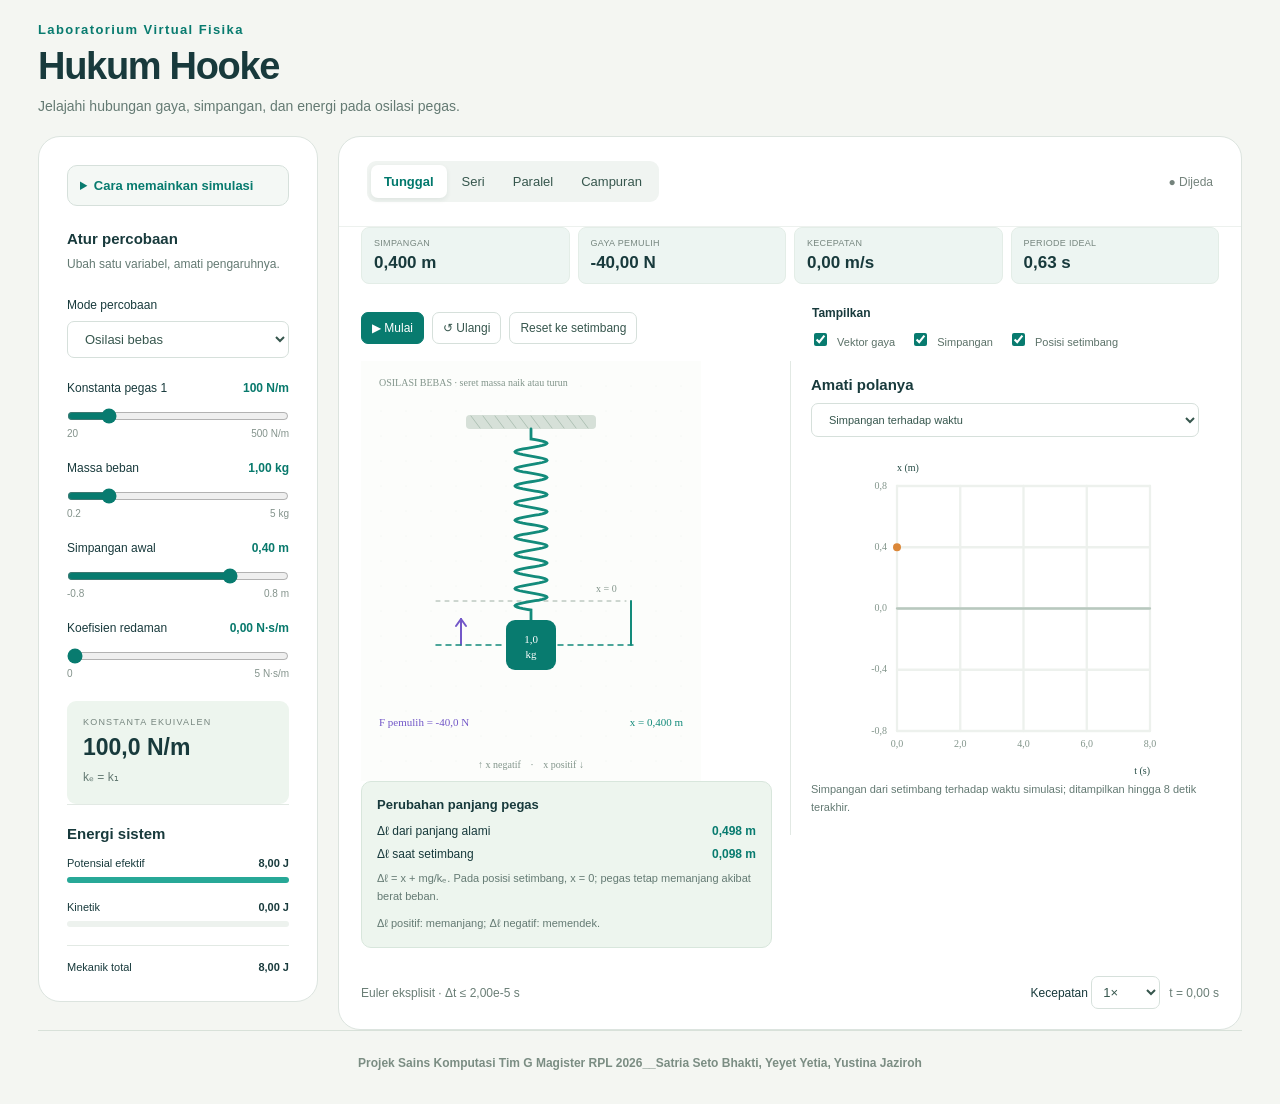
<file: index.html>
<!DOCTYPE html>
<html lang="id">
<head><meta charset="UTF-8"><meta name="viewport" content="width=device-width, initial-scale=1"><title>Hukum Hooke</title><link rel="stylesheet" href="style.css"></head>
<body>
<main>

<div class="intro"><div><div class="lab-heading">Laboratorium Virtual Fisika</div><h1>Hukum Hooke</h1><p>Jelajahi hubungan gaya, simpangan, dan energi pada osilasi pegas.</p></div></div>
<div class="layout"><aside><details class="how-to"><summary>Cara memainkan simulasi</summary><ol><li>Pilih susunan pegas <strong>Tunggal, Seri, Paralel, atau Campuran</strong>. Pada Campuran, k₁ dan k₂ tersusun paralel, lalu disambungkan seri dengan k₃.</li><li>Pilih <strong>Osilasi bebas</strong>, lalu atur konstanta pegas, massa, simpangan awal, dan redaman.</li><li>Tekan <strong>Mulai</strong> atau seret beban naik-turun lalu lepaskan. Gunakan <strong>Jeda</strong> untuk mengamati keadaan sesaat dan <strong>Ulangi</strong> untuk kembali ke simpangan awal. Tombol <strong>Reset ke setimbang</strong> menghentikan gerak, mengatur simpangan awal dan kecepatan ke nol, serta menghapus riwayat waktu. Setelah reset, seret beban atau atur simpangan awal untuk berosilasi lagi.</li><li>Gunakan mode <strong>Tarik statis</strong> untuk menahan beban pada simpangan tertentu.</li><li>Centang pilihan <strong>Tampilkan</strong> untuk memperlihatkan vektor gaya, simpangan, dan posisi setimbang.</li><li>Pilih grafik pada <strong>Amati polanya</strong>. Titik jingga menunjukkan keadaan beban saat ini. Grafik potensial efektif memakai simpangan dari posisi setimbang.</li><li>Atur kecepatan animasi untuk memperlambat atau mempercepat pengamatan. Mengubah parameter mengembalikan waktu ke nol.</li></ol></details><h2>Atur percobaan</h2><p class="muted">Ubah satu variabel, amati pengaruhnya.</p><label class="field">Mode percobaan<select id="mode"><option value="oscillation">Osilasi bebas</option><option value="static">Tarik statis</option></select></label>
<div id="controls"></div>
<div class="rule"><small>KONSTANTA EKUIVALEN</small><strong id="keq">100 N/m</strong><p id="equation">kₑ = k₁</p></div>
<div class="energy"><h2>Energi sistem</h2><div><span>Potensial efektif</span><b id="ep">0 J</b></div><meter id="epbar" min="0" max="1" value="0"></meter><div><span>Kinetik</span><b id="ek">0 J</b></div><meter id="ekbar" min="0" max="1" value="0"></meter><div class="total"><span>Mekanik total</span><b id="et">0 J</b></div></div>
</aside><section class="workspace">
<div class="toolbar"><div class="tabs" aria-label="Susunan pegas"><button data-type="single" class="active">Tunggal</button><button data-type="series">Seri</button><button data-type="parallel">Paralel</button><button data-type="mixed">Campuran</button></div><span id="status" class="status">● Dijeda</span></div>
<div class="metrics"><div><small>SIMPANGAN</small><strong id="rx">—</strong></div><div><small>GAYA PEMULIH</small><strong id="rf">—</strong></div><div><small>KECEPATAN</small><strong id="rv">—</strong></div><div><small>PERIODE IDEAL</small><strong id="rt">—</strong></div></div>
<div class="experiment-controls"><div class="simulation-actions" aria-label="Kontrol simulasi"><button id="play" class="primary">▶ Mulai</button><button id="reset">↺ Ulangi</button><button id="equilibrium" title="Hentikan gerak dan kembalikan simpangan, kecepatan, serta waktu ke nol">Reset ke setimbang</button></div><fieldset class="display-options"><legend>Tampilkan</legend><label><input id="showForce" type="checkbox" checked> Vektor gaya</label><label><input id="showX" type="checkbox" checked> Simpangan</label><label><input id="showEq" type="checkbox" checked> Posisi setimbang</label></fieldset></div>
<div class="experiment-row">
<section class="simulation-panel" aria-label="Pegas dan perubahan panjang"><div id="simulation" aria-label="Animasi pegas vertikal"></div><div class="length-info"><h2>Perubahan panjang pegas</h2><div><span>Δℓ dari panjang alami</span><strong id="length-change">—</strong></div><div><span>Δℓ saat setimbang</span><strong id="length-equilibrium">—</strong></div><p>Δℓ = x + mg/kₑ. Pada posisi setimbang, x = 0; pegas tetap memanjang akibat berat beban.</p><p id="length-detail"></p></div></section>
<section class="graph-panel" aria-label="Grafik percobaan">

<div class="graph-tools"><h2>Amati polanya</h2><select id="graph" aria-label="Jenis grafik"><option value="time" selected>Simpangan terhadap waktu</option><option value="force">Gaya pemulih terhadap simpangan</option><option value="energy">Energi potensial efektif</option></select></div><div id="graphCanvas"></div><p id="graph-note" class="graph-note"></p></section>
</div>
<div class="transport"><span id="numerical-step">Euler eksplisit</span><label>Kecepatan <select id="speed"><option value="0.25">0,25×</option><option value="0.5">0,5×</option><option value="1" selected>1×</option><option value="2">2×</option></select></label><span id="clock">t = 0,00 s</span></div>

</section>
</div>
<footer><strong>Projek Sains Komputasi Tim G Magister RPL 2026__Satria Seto Bhakti, Yeyet Yetia, Yustina Jaziroh</strong></footer>
</main><script src="p5.min.js"></script><script src="sketch.js"></script></body></html>
</file>
<file: style.css>
:root{font-family:Inter,Segoe UI,sans-serif;color:#183a3c;background:#f4f6f2;font-synthesis:none}*{box-sizing:border-box}body{margin:0}header{max-width:1400px;margin:auto;padding:25px 40px;border-bottom:1px solid #d8e1d9;display:flex;justify-content:space-between;align-items:center}.brand{font-size:30px;color:#00786c;display:flex;gap:12px;align-items:center}.brand span{font-weight:800;font-size:15px;letter-spacing:3px}.tag,.eyebrow{font-size:11px;letter-spacing:2px;font-weight:700;color:#6c827b}main{width:100%;max-width:1560px;margin:auto;padding:0 28px}.intro{display:flex;align-items:center;justify-content:space-between;padding:46px 0 30px;min-height:186px}h1{font-size:38px;letter-spacing:-1.3px;line-height:1.14;margin:12px 0}h1 em{font-family:Georgia,serif;font-weight:400;color:#64837b}p{font-size:14px;line-height:1.65;color:#647a73}.hero-formula{font:italic 44px Georgia;padding:20px 60px;color:#08786e}.hero-formula small{font:10px Segoe UI;letter-spacing:3px;display:block;margin-top:14px;text-align:center}.layout{display:grid;grid-template-columns:minmax(280px,375px) minmax(0,1fr);gap:24px}.workspace,aside{background:white;border:1px solid #dce4df;border-radius:22px;overflow:hidden}.toolbar{padding:24px 28px;display:flex;align-items:center;justify-content:space-between;border-bottom:1px solid #edf1ee}.tabs{display:flex;background:#f0f4f1;border-radius:9px;padding:4px}button,select{font:inherit;cursor:pointer;border:1px solid #d6e0db;background:white;color:#36564d;border-radius:7px;padding:9px 13px;font-size:13px}button:hover{background:#e5f1ec}button:focus-visible,select:focus-visible,input:focus-visible{outline:3px solid #f0af42;outline-offset:3px}.tabs button{border:0;background:transparent}.tabs .active{background:#fff;color:#00786c;box-shadow:0 2px 5px #163c3415;font-weight:700}.status{font-size:12px;color:#74837c}canvas{display:block;max-width:100%}#simulation{touch-action:none}.transport{display:flex;gap:9px;align-items:center;padding:8px 22px 20px;flex-wrap:wrap}.primary{background:#087b6f;color:white;border-color:#087b6f}.primary:hover{background:#086357}.transport label{font-size:12px;margin-left:auto}.transport select{padding:7px}.transport>span{font-size:12px;font-variant-numeric:tabular-nums;color:#6a7e76}.metrics{margin:0 22px;display:grid;grid-template-columns:repeat(4,1fr);border-top:1px solid #e2e9e4;border-bottom:1px solid #e2e9e4;padding:20px 0;gap:8px}.metrics small,.rule small{display:block;font-size:9px;letter-spacing:1.2px;color:#76867f}.metrics strong{display:block;font-size:19px;margin-top:7px;font-variant-numeric:tabular-nums}.graph-tools{display:flex;justify-content:space-between;align-items:center;padding:20px 22px 0;gap:12px}h2{font-size:15px;margin:0}.graph-tools select{max-width:65%;font-size:11px}aside{padding:28px}.muted{font-size:12px;margin-top:8px}.field{display:block;font-size:12px;margin:23px 0}.field select{width:100%;margin-top:9px}.control{margin:22px 0}.control label{display:flex;justify-content:space-between;font-size:12px;gap:8px}.control output{font-weight:700;color:#08796c;white-space:nowrap}.control input{width:100%;margin:13px 0 0;accent-color:#087b6f;cursor:pointer}.ends{display:flex;justify-content:space-between;font-size:10px;color:#84938c}.rule{background:#edf5ee;padding:16px;border-radius:9px}.rule strong{display:block;font-size:23px;margin-top:7px}.rule p{margin:7px 0 0;font-size:12px}fieldset{border:0;padding:0;margin:24px 0}legend{font-size:12px;font-weight:700;margin-bottom:10px}fieldset label{display:block;font-size:12px;margin:10px 0;color:#5b7168}input[type=checkbox]{accent-color:#087b6f;margin-right:7px}.energy{border-top:1px solid #e2e9e4;padding-top:20px}.energy>div{display:flex;justify-content:space-between;font-size:11px;margin-top:15px}.energy b{font-variant-numeric:tabular-nums}meter{display:block;width:100%;height:12px;margin-top:5px}meter::-webkit-meter-bar{background:#edf2ee;border:0}meter::-webkit-meter-optimum-value{background:#27a897}#ekbar::-webkit-meter-optimum-value{background:#e6ae45}.total{border-top:1px solid #e2e9e4;padding-top:15px}.notes{display:grid;grid-template-columns:repeat(3,1fr);gap:35px;padding:30px 0}.notes span{font-size:10px;letter-spacing:1px;color:#088071}.notes h3{font-size:15px;margin:10px 0}.notes p{font-size:12px;margin:0}footer{border-top:1px solid #d8e1d9;padding:20px 0 30px;font-size:10px;letter-spacing:1px;color:#7b8d83;display:flex;justify-content:space-between}@media(max-width:900px){main{padding:0 18px}header{padding:20px}.layout{grid-template-columns:1fr}aside{display:block}.hero-formula{padding:20px}.notes{gap:18px}.intro h1{font-size:30px}}@media(max-width:530px){.tag,.hero-formula{display:none}.intro{padding:25px 0}.metrics strong{font-size:14px}.metrics small{font-size:8px}.toolbar{padding:12px}.tabs button{padding:8px 10px}.transport{padding:10px 12px}.transport label{margin-left:0}.notes{grid-template-columns:1fr}footer{display:block}footer span{display:block;margin-top:9px}}

/* Simulasi dan grafik sejajar pada layar desktop/tablet. */
.experiment-row{display:grid;grid-template-columns:minmax(0,1.7fr) minmax(280px,1fr);align-items:start}
.experiment-row>*,#graphCanvas{min-width:0}
.graph-panel{border-left:1px solid #e2e9e4;min-height:420px}
.graph-panel .graph-tools{height:90px;display:flex;flex-direction:column;align-items:stretch;justify-content:center;padding:14px 20px;gap:10px}
.graph-panel .graph-tools select{width:100%;max-width:100%}
.workspace .metrics{margin-bottom:22px}
@media(max-width:1100px){.layout{grid-template-columns:minmax(0,1fr)}}
@media(max-width:650px){.experiment-row{grid-template-columns:minmax(0,1fr)}.graph-panel{border-left:0;border-top:1px solid #e2e9e4}}
.display-options{margin:18px 20px 0;padding:0 0 12px;border-bottom:1px solid #e2e9e4;display:flex;flex-wrap:wrap;gap:8px 15px}
.display-options label{margin:0;font-size:11px}
.graph-note{margin:0 20px 18px;font-size:11px;line-height:1.6}
.how-to{margin-top:20px;border:1px solid #d6e0db;background:white;border-radius:10px;padding:14px 18px}
.how-to summary{cursor:pointer;color:#087b6f;font-weight:700;font-size:14px}
.how-to summary:focus-visible{outline:3px solid #f0af42;outline-offset:4px}
.how-to ol{padding-left:22px;font-size:13px;line-height:1.8;color:#536f63}
.how-to li{margin:7px 0}
aside>.how-to{margin:0 0 24px;padding:12px;background:#f4f8f5}
aside>.how-to summary{font-size:13px}
.flowchart-link{display:block;margin:12px 0;color:#087b6f;text-decoration:none;border:1px solid #d6e0db;border-radius:10px;overflow:hidden;background:white}
.flowchart-link img{display:block;width:100%;height:220px;object-fit:contain;padding:10px}
.notes .flowchart-link span{display:block;padding:12px;text-align:center;background:#edf5ee;font-size:12px;letter-spacing:0;font-weight:700}
.flowchart-link:hover{border-color:#087b6f}
.flowchart-link:focus-visible{outline:3px solid #f0af42;outline-offset:3px}
.length-info{margin:0 18px 20px;padding:15px;background:#edf5ee;border:1px solid #d8e6dc;border-radius:10px}
.length-info h2{font-size:13px;margin-bottom:12px}
.length-info>div{display:flex;justify-content:space-between;gap:10px;font-size:12px;margin:9px 0}
.length-info strong{white-space:nowrap;font-variant-numeric:tabular-nums;color:#087b6f}
.length-info p{font-size:11px;margin:9px 0 0;line-height:1.6}

footer{display:block;text-align:center;font-size:12px;line-height:1.7;letter-spacing:0;padding:22px 12px 30px}footer strong{font-weight:600}

/* Kartu pengukuran di atas area simulasi. */
.workspace .metrics{margin:0 28px 16px;padding:0;border:0;gap:12px}
.metrics>div{background:#edf5f2;border:1px solid #e3ede7;border-radius:11px;padding:16px;min-width:0}
.metrics small{font-size:10px;letter-spacing:.6px}
.metrics strong{font-size:22px;margin-top:8px}
@media(max-width:650px){.workspace .metrics{grid-template-columns:repeat(2,minmax(0,1fr));margin:14px 12px;gap:8px}.metrics>div{padding:12px}.metrics strong{font-size:18px}}

/* Proportions du panneau de travail selon la référence. */
@media(min-width:1101px) and (max-width:1400px){.layout{grid-template-columns:300px minmax(0,1fr);gap:20px}}
@media(max-width:900px){.intro{min-height:0;padding:28px 0}.toolbar{padding:18px}.workspace .metrics{margin:0 18px 16px}}

/* Canvas pegas lebih ringkas dan terpusat. */
#simulation{width:100%;max-width:380px;margin-inline:auto}

/* Kedua canvas ringkas, sejajar, dan berada di tengah area kerja. */
.experiment-row{width:100%;max-width:760px;margin-inline:auto;grid-template-columns:minmax(0,1fr) minmax(0,1fr)}
#simulation,#graphCanvas{width:100%;max-width:340px;margin-inline:auto}
@media(max-width:650px){.experiment-row{max-width:380px;grid-template-columns:minmax(0,1fr)}}

/* Seluruh panel putih dipersempit dan dipusatkan sebagai satu area. */
main{max-width:1260px;margin-inline:auto}
.layout{width:100%;max-width:1204px;margin-inline:auto;grid-template-columns:280px minmax(0,1fr);gap:20px;align-items:start}
@media(max-width:1000px){.layout{grid-template-columns:minmax(0,1fr)}}

.lab-heading{color:#087b6f;font-size:13px;font-weight:700;letter-spacing:1.4px;margin-bottom:8px}
.workspace .metrics{gap:8px;margin:0 22px 12px}
.metrics>div{padding:10px 12px;border-radius:8px}
.metrics small{font-size:9px;letter-spacing:.3px}
.metrics strong{font-size:17px;margin-top:5px}
@media(max-width:650px){.workspace .metrics{margin:0 12px 12px}.metrics>div{padding:9px 10px}.metrics strong{font-size:16px}.lab-heading{font-size:12px}}

.simulation-actions{display:flex;justify-content:center;align-items:center;flex-wrap:wrap;gap:8px;padding:14px 10px 6px}
.simulation-actions button{font-size:12px;padding:8px 10px}

/* Kurangi ruang judul agar seluruh panel kerja bergeser ke atas. */
.intro{min-height:0;padding:22px 0 12px}
.intro h1{margin:7px 0}
.intro p{margin:6px 0}
@media(max-width:900px){.intro{min-height:0;padding:18px 0 10px}}

/* Kontrol dalam satu baris; animasi menempati sisi kiri. */
.experiment-controls,.experiment-row{width:calc(100% - 44px);max-width:none;margin-inline:22px;display:grid;grid-template-columns:minmax(0,1fr) minmax(0,1fr)}
.experiment-controls{align-items:center;padding:10px 0 12px;gap:0}
.simulation-actions{justify-content:flex-start;padding:0 12px 0 0}
.experiment-controls .display-options{margin:0;padding:0 0 0 20px;border-bottom:0}
#simulation{margin-left:0;margin-right:auto}
.simulation-panel .length-info{margin-left:0;margin-right:18px}
@media(max-width:650px){.experiment-controls,.experiment-row{width:calc(100% - 24px);margin-inline:12px;grid-template-columns:minmax(0,1fr)}.experiment-controls{gap:18px}.experiment-controls .display-options{padding-left:0}.simulation-panel .length-info{margin-right:0}}

.toolbar{flex-wrap:wrap;gap:10px}.tabs{flex-wrap:wrap;gap:2px}
</file>
